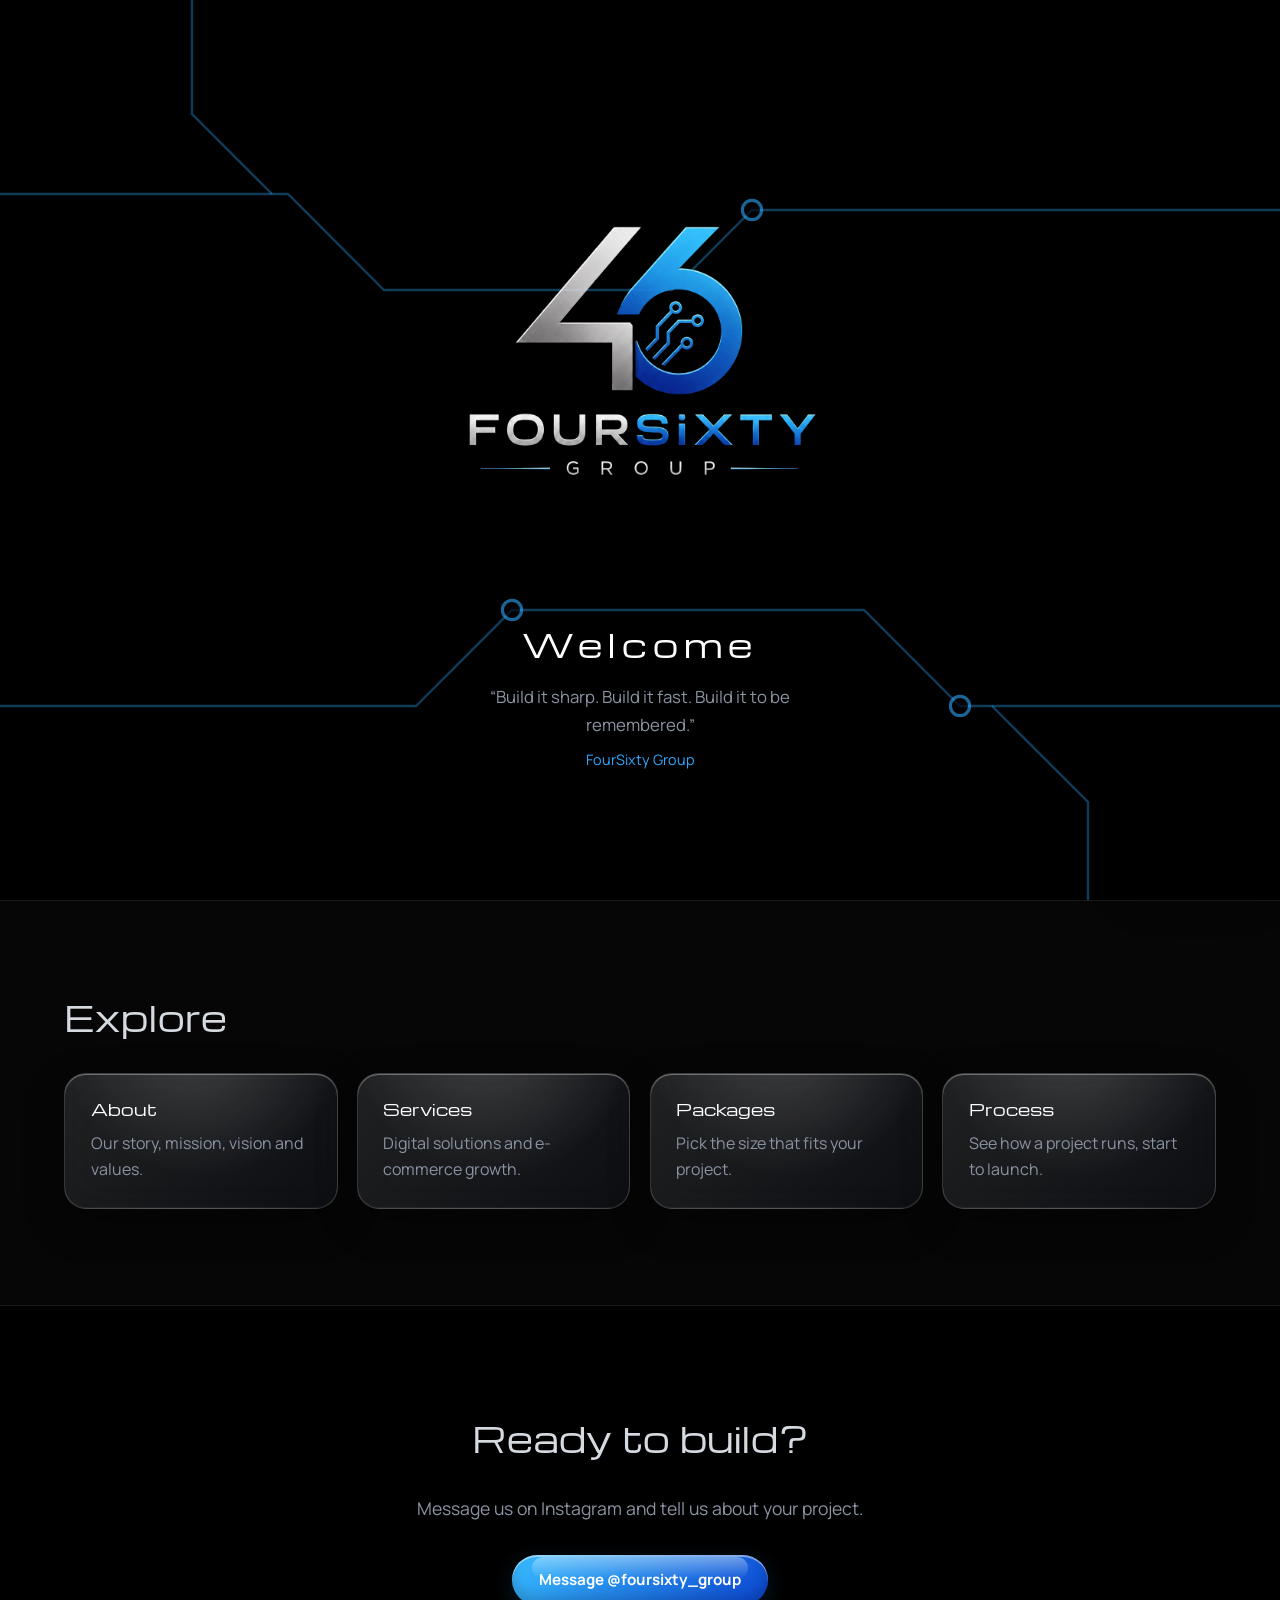
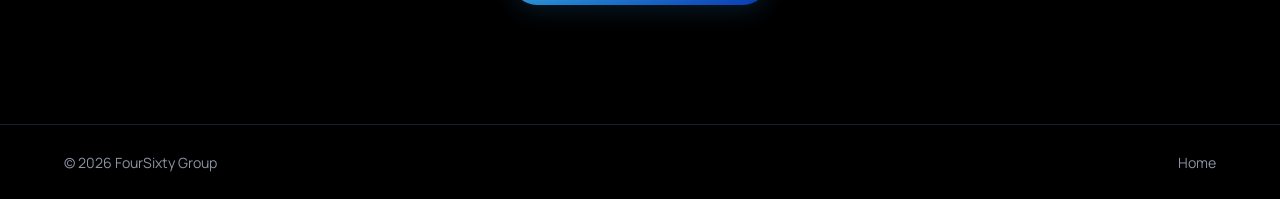
<file: index.html>
<!DOCTYPE html>
<html lang="en">
<head>
<meta charset="UTF-8">
<meta name="viewport" content="width=device-width, initial-scale=1">
<title>Home | FourSixty Group</title>
<meta name="description" content="FourSixty Group builds websites and online stores for businesses and entrepreneurs.">
<link rel="icon" href="logo.png">
<link rel="preconnect" href="https://fonts.googleapis.com">
<link rel="preconnect" href="https://fonts.gstatic.com" crossorigin>
<link href="https://fonts.googleapis.com/css2?family=Michroma&family=Manrope:wght@400;500;700&display=swap" rel="stylesheet">
<link rel="stylesheet" href="style.css">
</head>
<body class="locked">
<!-- Opening screen -->
<section id="intro">
  <svg class="circuit" viewBox="0 0 800 600" preserveAspectRatio="xMidYMid slice" aria-hidden="true">
    <path d="M0 140 H180 L240 200 H420 L470 150 H800"/>
    <path d="M0 460 H260 L320 400 H540 L600 460 H800"/>
    <path d="M120 0 V90 L170 140"/>
    <path d="M680 600 V520 L620 460"/>
    <circle cx="470" cy="150" r="6"/><circle cx="320" cy="400" r="6"/><circle cx="600" cy="460" r="6"/>
  </svg>
  <img src="logo.png" alt="FourSixty Group" class="intro-logo">
  <p class="intro-welcome">Welcome</p>
  <p class="intro-quote">&ldquo;Build it sharp. Build it fast. Build it to be remembered.&rdquo;<cite>FourSixty Group</cite></p>

</section>
<div id="progress"></div>
<header id="top">
  <a href="index.html" class="brand"><span class="mark" aria-hidden="true"></span><span>FourSixty Group</span></a>
  <button id="menuBtn" aria-label="Open menu" aria-expanded="false">Menu</button>
  <nav id="nav"><a href="index.html" class="on">Home</a><a href="about.html">About</a><a href="services.html">Services</a><a href="features.html">Features</a><a href="process.html">Process</a><a href="packages.html">Packages</a><a href="faq.html">FAQ</a><a href="contact.html" class="btn small">Start a project</a></nav>
</header>
<main>
<section id="home" class="hero">
    <svg class="circuit" viewBox="0 0 800 600" preserveAspectRatio="xMidYMid slice" aria-hidden="true">
      <path d="M0 520 H200 L260 460 H520 L580 520 H800"/>
      <path d="M800 90 H600 L540 150 H300 L240 90 H0"/>
      <circle cx="260" cy="460" r="6"/><circle cx="540" cy="150" r="6"/>
    </svg>
    <h1>We build websites<br>your clients remember.</h1>
    <p class="tagline">360&deg; Vision. Limitless Possibilities.</p>
    <p class="lead">FourSixty Group designs and develops fast, clean, mobile-first websites and online stores for businesses that want to look sharp and get found.</p>
    <div class="row">
      <a href="contact.html" class="btn">Start a project</a>
      <a href="packages.html" class="btn ghost">See packages</a>
    </div>
  </section>
  <section class="wrap alt"><h2>Explore</h2><div class="grid three">
    <a class="card" href="about.html"><h3>About</h3><p>Our story, mission, vision and values.</p></a>
    <a class="card" href="services.html"><h3>Services</h3><p>Digital solutions and e-commerce growth.</p></a>
    <a class="card" href="packages.html"><h3>Packages</h3><p>Pick the size that fits your project.</p></a>
    <a class="card" href="process.html"><h3>Process</h3><p>See how a project runs, start to launch.</p></a>
  </div></section><section  class="contact">
    <h2>Ready to build?</h2>
    <p class="lead">Message us on Instagram and tell us about your project.</p>
    <a class="btn" href="https://www.instagram.com/foursixty_group?stkn=OHh6cGZsOG16aTJj" target="_blank" rel="noopener">Message @foursixty_group</a>
  </section>
</main>
<footer>
  <span>&copy; <span id="yr"></span> FourSixty Group</span>
  <a href="index.html">Home</a>
</footer>
<script src="script.js"></script>
</body>
</html>
</file>
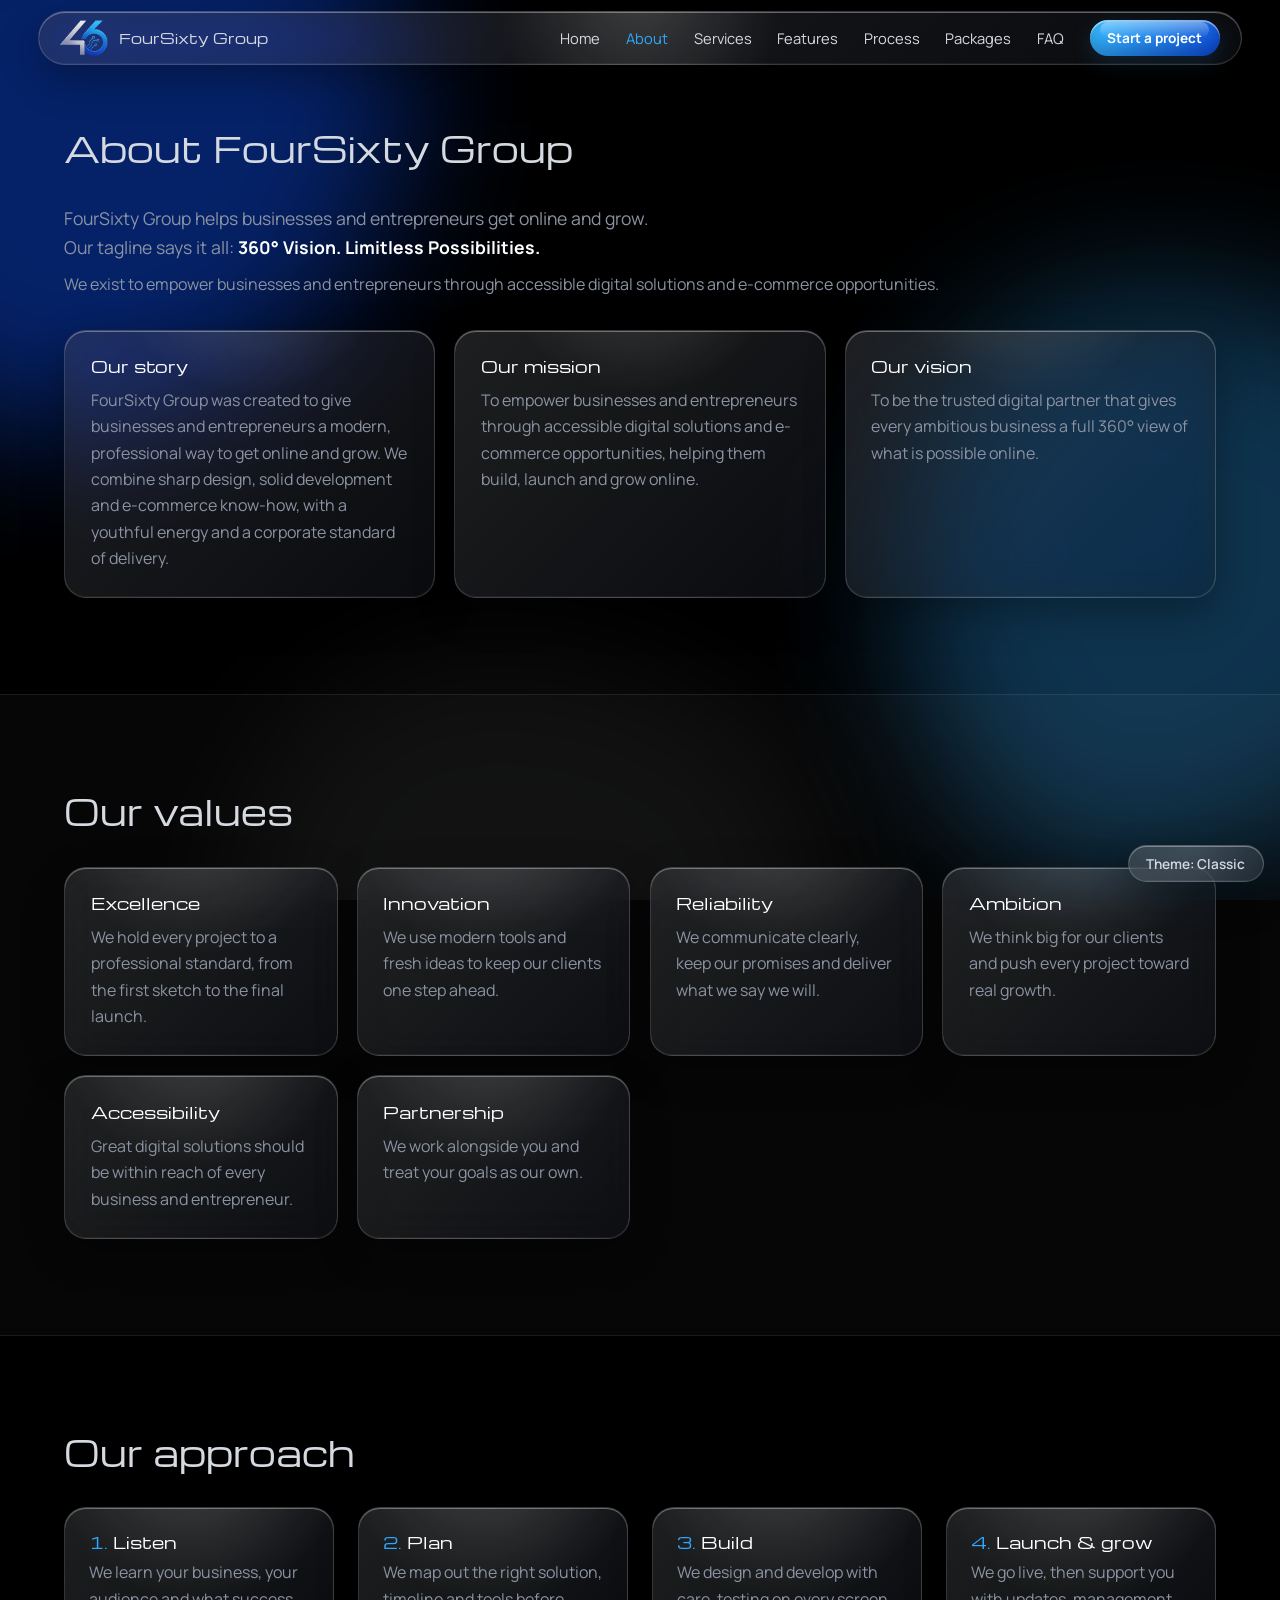
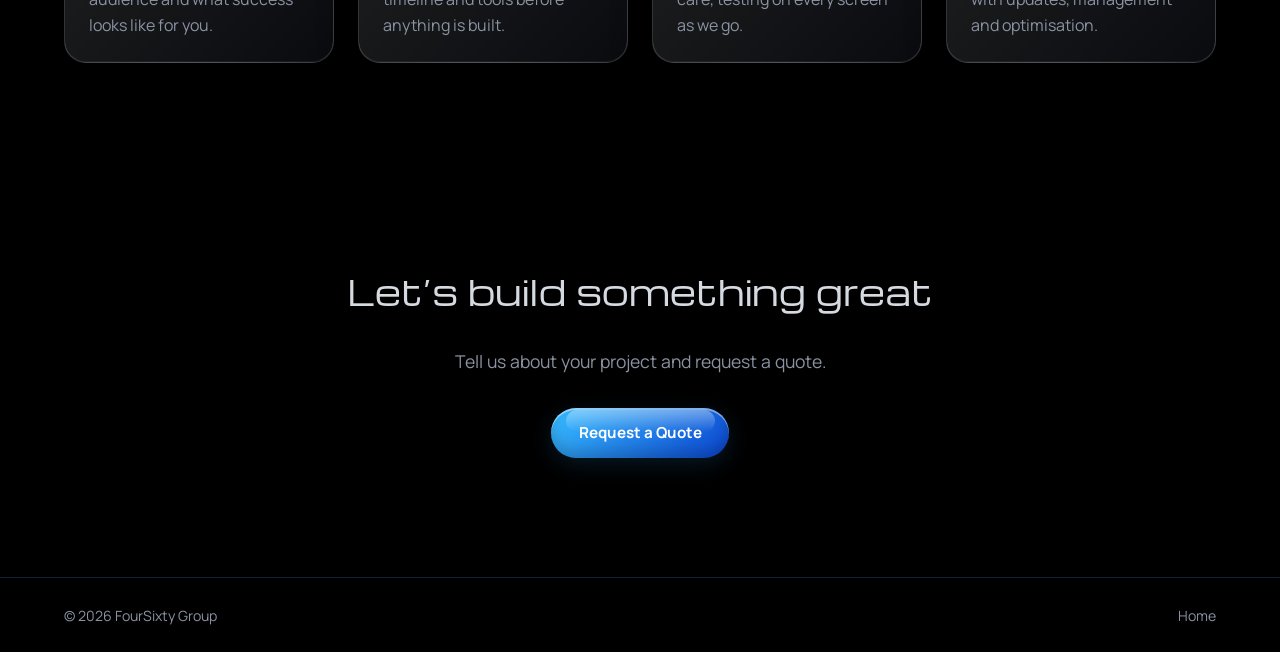
<file: about.html>
<!DOCTYPE html>
<html lang="en">
<head>
<meta charset="UTF-8">
<meta name="viewport" content="width=device-width, initial-scale=1">
<title>About | FourSixty Group</title>
<meta name="description" content="About FourSixty Group. We build websites and online stores for businesses and entrepreneurs.">
<link rel="icon" href="logo.png">
<link rel="preconnect" href="https://fonts.googleapis.com">
<link rel="preconnect" href="https://fonts.gstatic.com" crossorigin>
<link href="https://fonts.googleapis.com/css2?family=Michroma&family=Manrope:wght@400;500;700&display=swap" rel="stylesheet">
<link rel="stylesheet" href="style.css">
</head>
<body class="">
<div id="progress"></div>
<header id="top">
  <a href="index.html" class="brand"><span class="mark" aria-hidden="true"></span><span>FourSixty Group</span></a>
  <button id="menuBtn" aria-label="Open menu" aria-expanded="false">Menu</button>
  <nav id="nav"><a href="index.html">Home</a><a href="about.html" class="on">About</a><a href="services.html">Services</a><a href="features.html">Features</a><a href="process.html">Process</a><a href="packages.html">Packages</a><a href="faq.html">FAQ</a><a href="contact.html" class="btn small">Start a project</a></nav>
</header>
<main>
<section class="wrap page-top">
    <h2>About FourSixty Group</h2>
    <p class="lead">FourSixty Group helps businesses and entrepreneurs get online and grow. Our tagline says it all: <strong>360&deg; Vision. Limitless Possibilities.</strong></p>
    <p class="sub">We exist to empower businesses and entrepreneurs through accessible digital solutions and e-commerce opportunities.</p>
    <div class="grid">
      <article><h3>Our story</h3><p>FourSixty Group was created to give businesses and entrepreneurs a modern, professional way to get online and grow. We combine sharp design, solid development and e-commerce know-how, with a youthful energy and a corporate standard of delivery.</p></article>
      <article><h3>Our mission</h3><p>To empower businesses and entrepreneurs through accessible digital solutions and e-commerce opportunities, helping them build, launch and grow online.</p></article>
      <article><h3>Our vision</h3><p>To be the trusted digital partner that gives every ambitious business a full 360&deg; view of what is possible online.</p></article>
    </div>
  </section>
  <section class="wrap alt">
    <h2>Our values</h2>
    <div class="grid">
      <article><h3>Excellence</h3><p>We hold every project to a professional standard, from the first sketch to the final launch.</p></article>
<article><h3>Innovation</h3><p>We use modern tools and fresh ideas to keep our clients one step ahead.</p></article>
<article><h3>Reliability</h3><p>We communicate clearly, keep our promises and deliver what we say we will.</p></article>
<article><h3>Ambition</h3><p>We think big for our clients and push every project toward real growth.</p></article>
<article><h3>Accessibility</h3><p>Great digital solutions should be within reach of every business and entrepreneur.</p></article>
<article><h3>Partnership</h3><p>We work alongside you and treat your goals as our own.</p></article>
    </div>
  </section>
  <section class="wrap">
    <h2>Our approach</h2>
    <ol class="steps">
      <li><h3>Listen</h3><p>We learn your business, your audience and what success looks like for you.</p></li>
<li><h3>Plan</h3><p>We map out the right solution, timeline and tools before anything is built.</p></li>
<li><h3>Build</h3><p>We design and develop with care, testing on every screen as we go.</p></li>
<li><h3>Launch &amp; grow</h3><p>We go live, then support you with updates, management and optimisation.</p></li>
    </ol>
  </section>
  <section class="contact">
    <h2>Let&rsquo;s build something great</h2>
    <p class="lead">Tell us about your project and request a quote.</p>
    <a class="btn" href="contact.html">Request a Quote</a>
  </section>
</main>
<footer>
  <span>&copy; <span id="yr"></span> FourSixty Group</span>
  <a href="index.html">Home</a>
</footer>
<script src="script.js"></script>
</body>
</html>
</file>
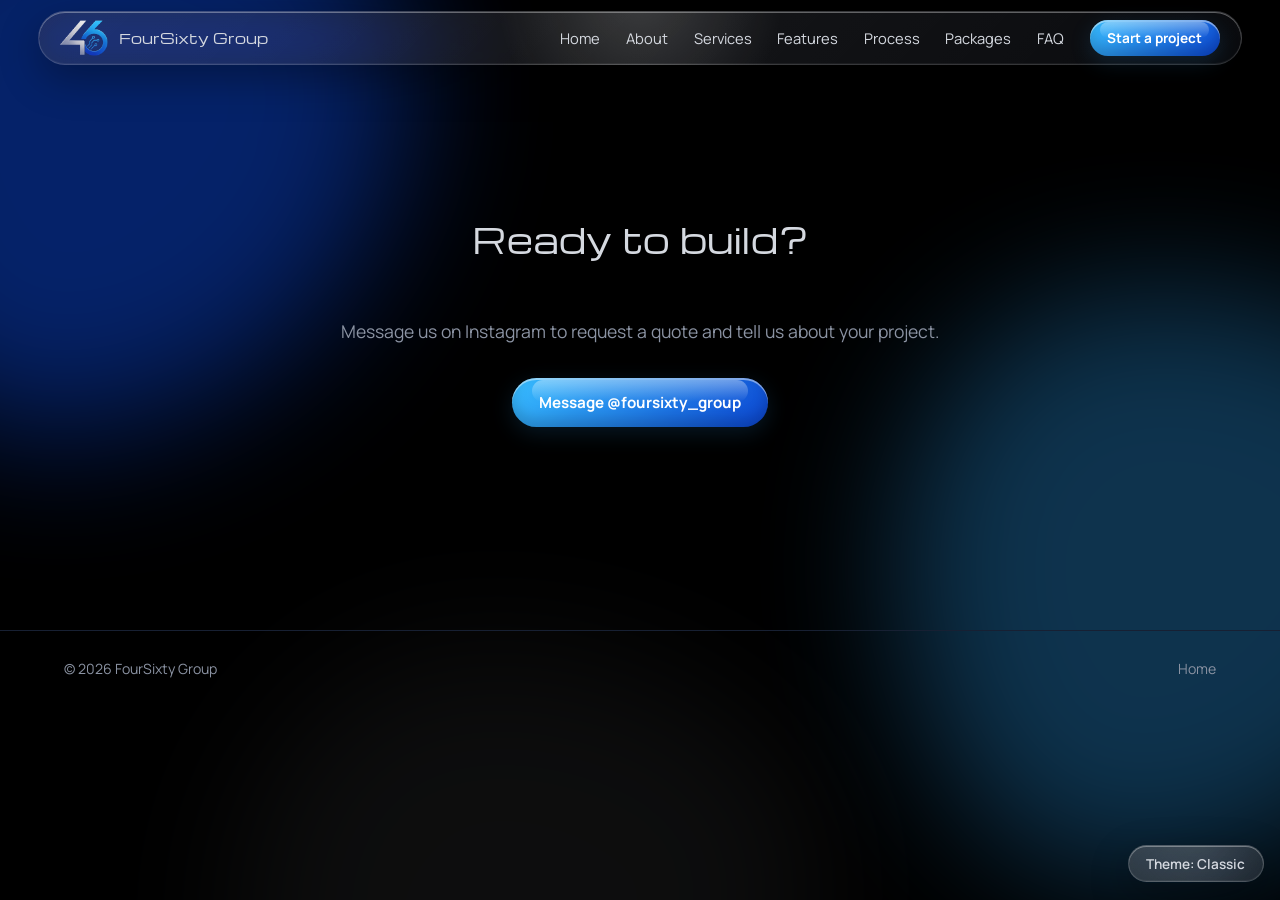
<file: contact.html>
<!DOCTYPE html>
<html lang="en">
<head>
<meta charset="UTF-8">
<meta name="viewport" content="width=device-width, initial-scale=1">
<title>Contact | FourSixty Group</title>
<meta name="description" content="FourSixty Group builds websites and online stores for businesses and entrepreneurs.">
<link rel="icon" href="logo.png">
<link rel="preconnect" href="https://fonts.googleapis.com">
<link rel="preconnect" href="https://fonts.gstatic.com" crossorigin>
<link href="https://fonts.googleapis.com/css2?family=Michroma&family=Manrope:wght@400;500;700&display=swap" rel="stylesheet">
<link rel="stylesheet" href="style.css">
</head>
<body class="">
<div id="progress"></div>
<header id="top">
  <a href="index.html" class="brand"><span class="mark" aria-hidden="true"></span><span>FourSixty Group</span></a>
  <button id="menuBtn" aria-label="Open menu" aria-expanded="false">Menu</button>
  <nav id="nav"><a href="index.html">Home</a><a href="about.html">About</a><a href="services.html">Services</a><a href="features.html">Features</a><a href="process.html">Process</a><a href="packages.html">Packages</a><a href="faq.html">FAQ</a><a href="contact.html" class="btn small">Start a project</a></nav>
</header>
<main>
<section class="contact page-top">
    <h2>Ready to build?</h2>
    <p class="lead">Message us on Instagram to request a quote and tell us about your project.</p>
    <a class="btn" href="https://www.instagram.com/foursixty_group?stkn=OHh6cGZsOG16aTJj" target="_blank" rel="noopener">Message @foursixty_group</a>
  </section>
</main>
<footer>
  <span>&copy; <span id="yr"></span> FourSixty Group</span>
  <a href="index.html">Home</a>
</footer>
<script src="script.js"></script>
</body>
</html>
</file>
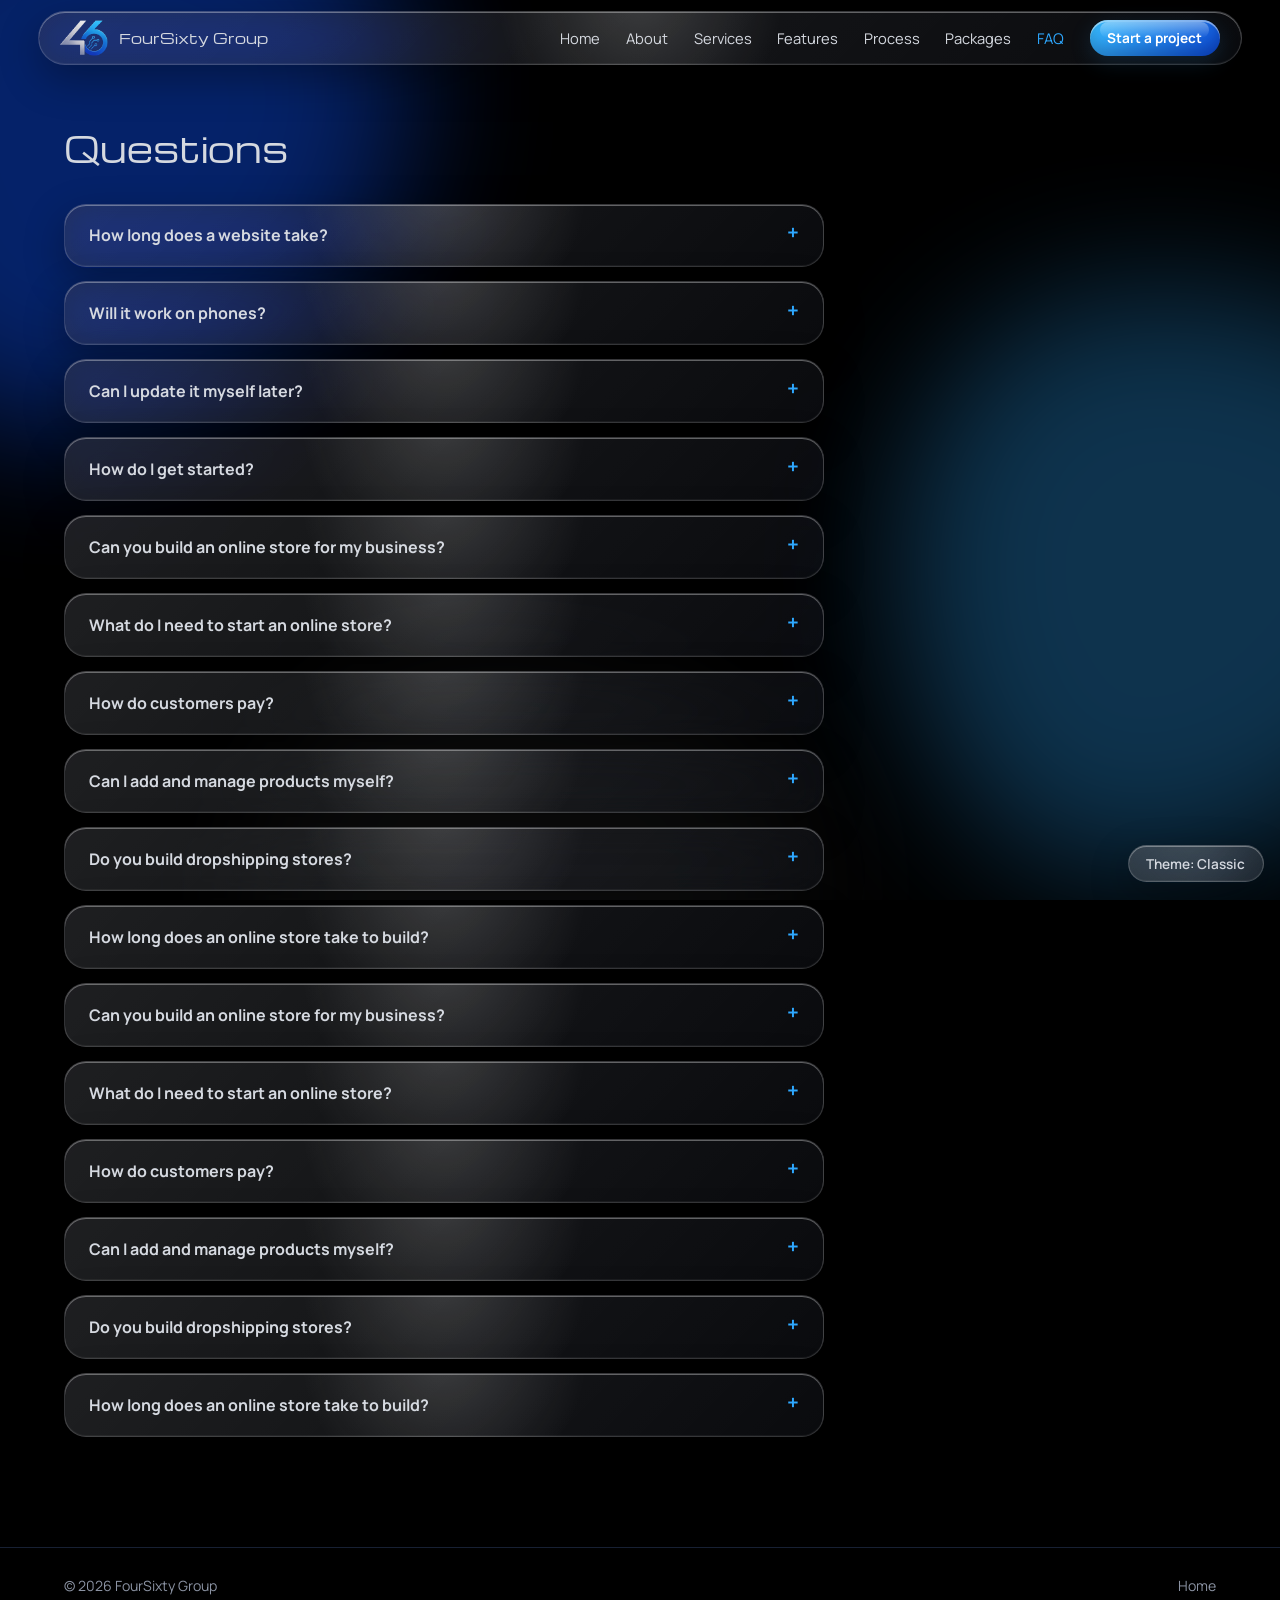
<file: faq.html>
<!DOCTYPE html>
<html lang="en">
<head>
<meta charset="UTF-8">
<meta name="viewport" content="width=device-width, initial-scale=1">
<title>FAQ | FourSixty Group</title>
<meta name="description" content="FourSixty Group builds websites and online stores for businesses and entrepreneurs.">
<link rel="icon" href="logo.png">
<link rel="preconnect" href="https://fonts.googleapis.com">
<link rel="preconnect" href="https://fonts.gstatic.com" crossorigin>
<link href="https://fonts.googleapis.com/css2?family=Michroma&family=Manrope:wght@400;500;700&display=swap" rel="stylesheet">
<link rel="stylesheet" href="style.css">
</head>
<body class="">
<div id="progress"></div>
<header id="top">
  <a href="index.html" class="brand"><span class="mark" aria-hidden="true"></span><span>FourSixty Group</span></a>
  <button id="menuBtn" aria-label="Open menu" aria-expanded="false">Menu</button>
  <nav id="nav"><a href="index.html">Home</a><a href="about.html">About</a><a href="services.html">Services</a><a href="features.html">Features</a><a href="process.html">Process</a><a href="packages.html">Packages</a><a href="faq.html" class="on">FAQ</a><a href="contact.html" class="btn small">Start a project</a></nav>
</header>
<main>
<section class="wrap page-top">
    <h2>Questions</h2>
    <details><summary>How long does a website take?</summary><p>Simple sites can be ready within a couple of weeks. Larger builds take longer, and we give you a timeline up front.</p></details>
    <details><summary>Will it work on phones?</summary><p>Yes. Every site is designed for mobile first, then scaled up.</p></details>
    <details><summary>Can I update it myself later?</summary><p>We build sites so common changes are simple, and we can help with the rest.</p></details>
    <details><summary>How do I get started?</summary><p>Send us a message on Instagram. We will reply and talk through your project.</p></details>
    <details><summary>Can you build an online store for my business?</summary><p>Yes. We build full online stores with product pages, a cart, checkout and payments, designed to match your brand and work great on phones.</p></details>
    <details><summary>What do I need to start an online store?</summary><p>Your products, photos, prices and descriptions, plus a rough idea of how you want to ship orders. We help with the rest, from structure to launch.</p></details>
    <details><summary>How do customers pay?</summary><p>We connect your store to trusted online payment providers, so customers can pay by card or other supported methods through a secure checkout.</p></details>
    <details><summary>Can I add and manage products myself?</summary><p>Yes. We set the store up so you can add products, change prices and update stock without touching any code.</p></details>
    <details><summary>Do you build dropshipping stores?</summary><p>Yes. We can set up a store built for dropshipping, with product listings and an order flow that works with your supplier.</p></details>
    <details><summary>How long does an online store take to build?</summary><p>It depends on the number of products and features. A small store can be ready in a few weeks, and we give you a timeline before we start.</p></details>
    <details><summary>Can you build an online store for my business?</summary><p>Yes. We build full online stores with product pages, a cart, checkout and payments, designed to match your brand and work great on phones.</p></details>
    <details><summary>What do I need to start an online store?</summary><p>Your products, photos, prices and descriptions, plus a rough idea of how you want to ship orders. We help with the rest, from structure to launch.</p></details>
    <details><summary>How do customers pay?</summary><p>We connect your store to trusted online payment providers, so customers can pay by card or other supported methods through a secure checkout.</p></details>
    <details><summary>Can I add and manage products myself?</summary><p>Yes. We set the store up so you can add products, change prices and update stock without touching any code.</p></details>
    <details><summary>Do you build dropshipping stores?</summary><p>Yes. We can set up a store built for dropshipping, with product listings and an order flow that works with your supplier.</p></details>
    <details><summary>How long does an online store take to build?</summary><p>It depends on the number of products and features. A small store can be ready in a few weeks, and we give you a timeline before we start.</p></details>
  </section>
</main>
<footer>
  <span>&copy; <span id="yr"></span> FourSixty Group</span>
  <a href="index.html">Home</a>
</footer>
<script src="script.js"></script>
</body>
</html>
</file>
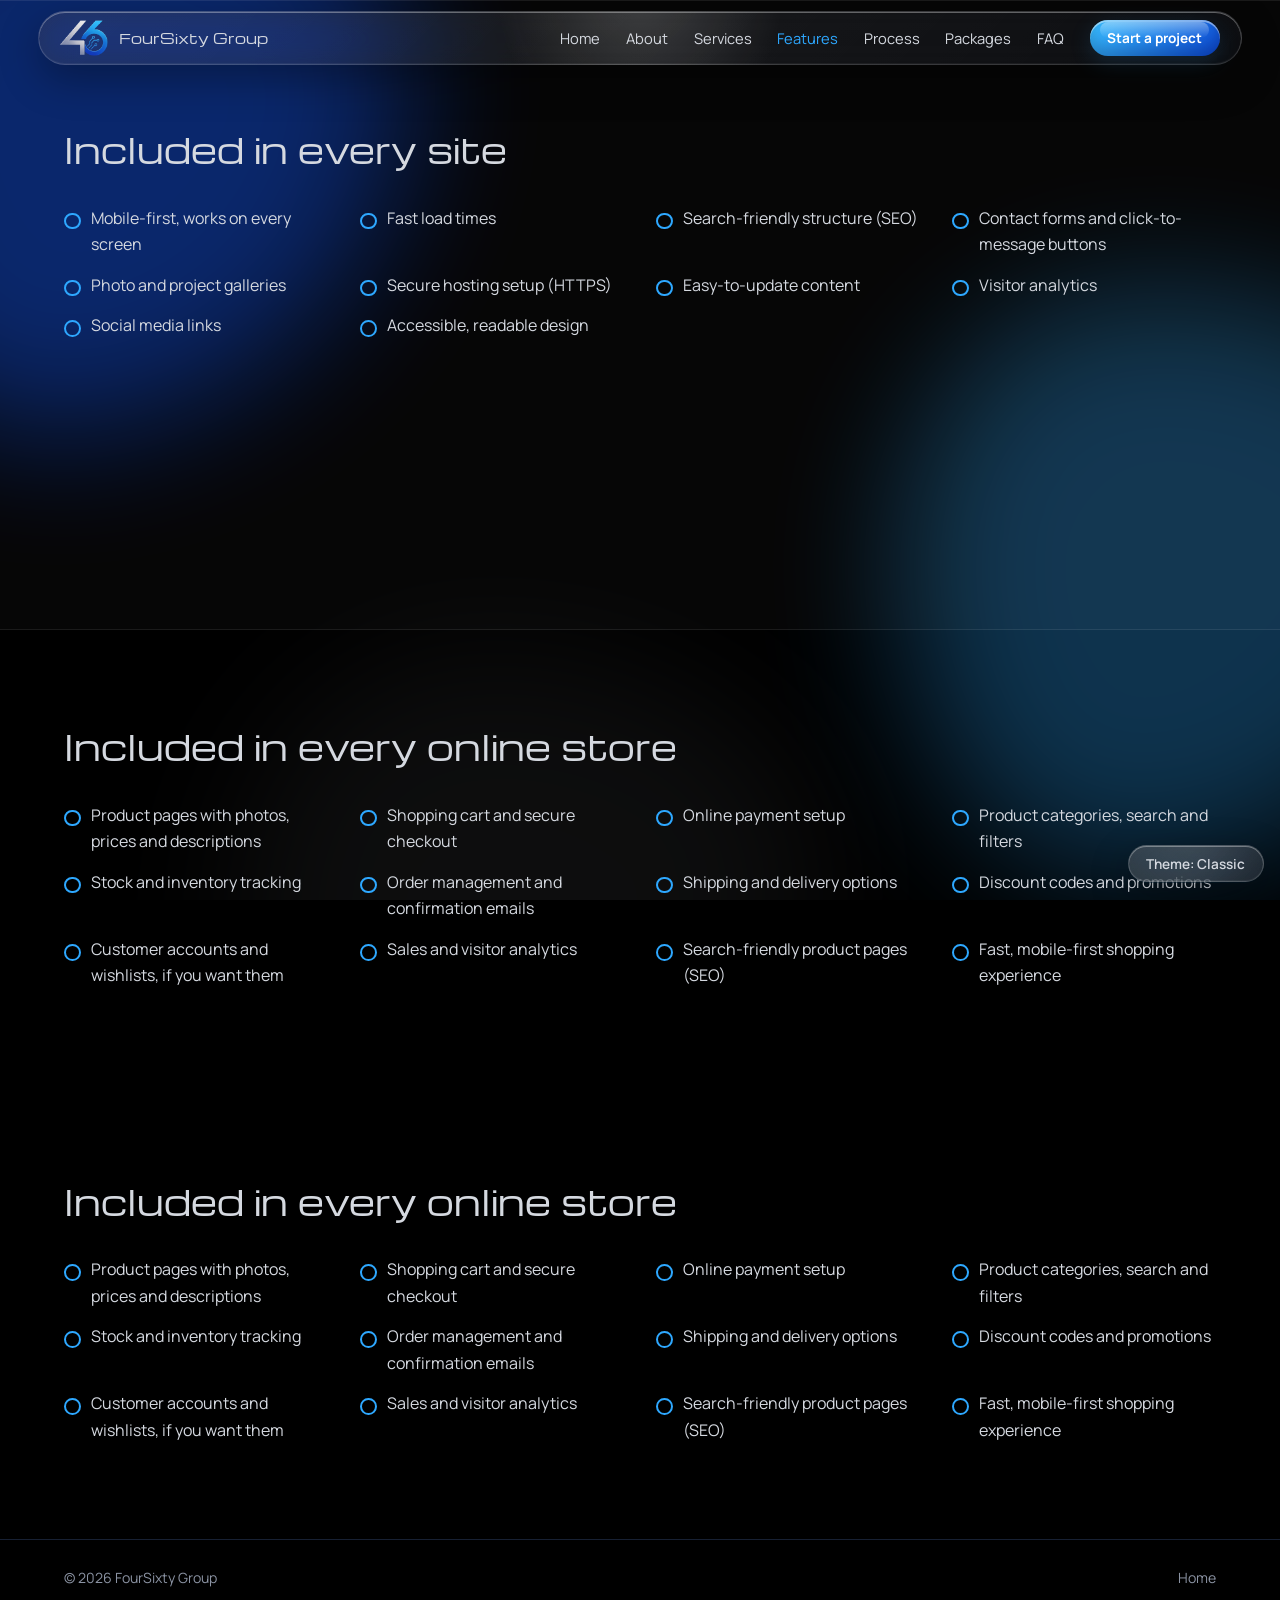
<file: features.html>
<!DOCTYPE html>
<html lang="en">
<head>
<meta charset="UTF-8">
<meta name="viewport" content="width=device-width, initial-scale=1">
<title>Features | FourSixty Group</title>
<meta name="description" content="FourSixty Group builds websites and online stores for businesses and entrepreneurs.">
<link rel="icon" href="logo.png">
<link rel="preconnect" href="https://fonts.googleapis.com">
<link rel="preconnect" href="https://fonts.gstatic.com" crossorigin>
<link href="https://fonts.googleapis.com/css2?family=Michroma&family=Manrope:wght@400;500;700&display=swap" rel="stylesheet">
<link rel="stylesheet" href="style.css">
</head>
<body class="">
<div id="progress"></div>
<header id="top">
  <a href="index.html" class="brand"><span class="mark" aria-hidden="true"></span><span>FourSixty Group</span></a>
  <button id="menuBtn" aria-label="Open menu" aria-expanded="false">Menu</button>
  <nav id="nav"><a href="index.html">Home</a><a href="about.html">About</a><a href="services.html">Services</a><a href="features.html" class="on">Features</a><a href="process.html">Process</a><a href="packages.html">Packages</a><a href="faq.html">FAQ</a><a href="contact.html" class="btn small">Start a project</a></nav>
</header>
<main>
<section class="wrap page-top alt">
    <h2>Included in every site</h2>
    <ul class="ticks">
      <li>Mobile-first, works on every screen</li>
      <li>Fast load times</li>
      <li>Search-friendly structure (SEO)</li>
      <li>Contact forms and click-to-message buttons</li>
      <li>Photo and project galleries</li>
      <li>Secure hosting setup (HTTPS)</li>
      <li>Easy-to-update content</li>
      <li>Visitor analytics</li>
      <li>Social media links</li>
      <li>Accessible, readable design</li>
    </ul>
  </section>
<section class="wrap" id="store-features">
    <h2>Included in every online store</h2>
    <ul class="ticks">
      <li>Product pages with photos, prices and descriptions</li>
      <li>Shopping cart and secure checkout</li>
      <li>Online payment setup</li>
      <li>Product categories, search and filters</li>
      <li>Stock and inventory tracking</li>
      <li>Order management and confirmation emails</li>
      <li>Shipping and delivery options</li>
      <li>Discount codes and promotions</li>
      <li>Customer accounts and wishlists, if you want them</li>
      <li>Sales and visitor analytics</li>
      <li>Search-friendly product pages (SEO)</li>
      <li>Fast, mobile-first shopping experience</li>
    </ul>
  </section>
<section class="wrap" id="store-features">
    <h2>Included in every online store</h2>
    <ul class="ticks">
      <li>Product pages with photos, prices and descriptions</li>
      <li>Shopping cart and secure checkout</li>
      <li>Online payment setup</li>
      <li>Product categories, search and filters</li>
      <li>Stock and inventory tracking</li>
      <li>Order management and confirmation emails</li>
      <li>Shipping and delivery options</li>
      <li>Discount codes and promotions</li>
      <li>Customer accounts and wishlists, if you want them</li>
      <li>Sales and visitor analytics</li>
      <li>Search-friendly product pages (SEO)</li>
      <li>Fast, mobile-first shopping experience</li>
    </ul>
  </section>
</main>
<footer>
  <span>&copy; <span id="yr"></span> FourSixty Group</span>
  <a href="index.html">Home</a>
</footer>
<script src="script.js"></script>
</body>
</html>
</file>
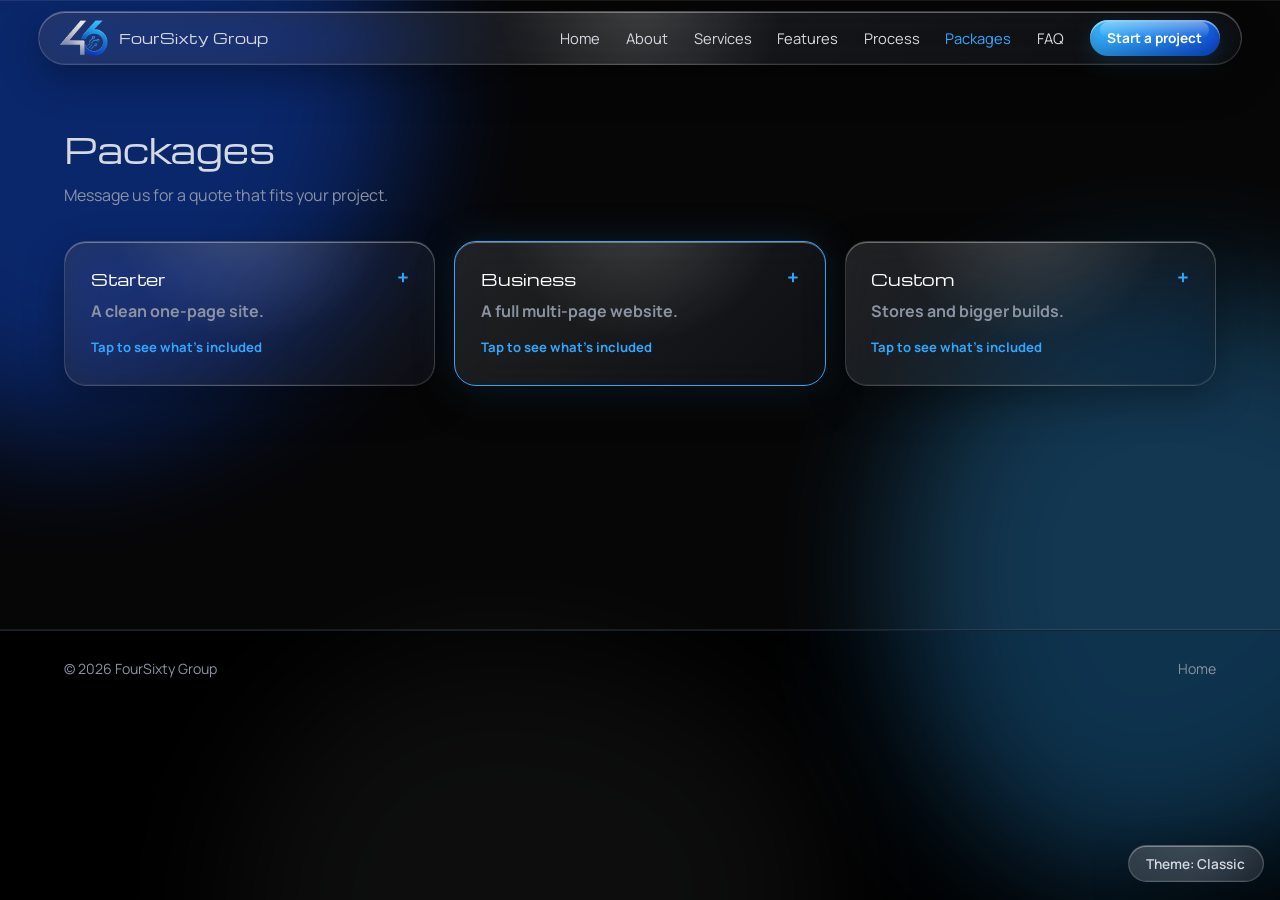
<file: packages.html>
<!DOCTYPE html>
<html lang="en">
<head>
<meta charset="UTF-8">
<meta name="viewport" content="width=device-width, initial-scale=1">
<title>Packages | FourSixty Group</title>
<meta name="description" content="FourSixty Group builds websites and online stores for businesses and entrepreneurs.">
<link rel="icon" href="logo.png">
<link rel="preconnect" href="https://fonts.googleapis.com">
<link rel="preconnect" href="https://fonts.gstatic.com" crossorigin>
<link href="https://fonts.googleapis.com/css2?family=Michroma&family=Manrope:wght@400;500;700&display=swap" rel="stylesheet">
<link rel="stylesheet" href="style.css">
</head>
<body class="">
<div id="progress"></div>
<header id="top">
  <a href="index.html" class="brand"><span class="mark" aria-hidden="true"></span><span>FourSixty Group</span></a>
  <button id="menuBtn" aria-label="Open menu" aria-expanded="false">Menu</button>
  <nav id="nav"><a href="index.html">Home</a><a href="about.html">About</a><a href="services.html">Services</a><a href="features.html">Features</a><a href="process.html">Process</a><a href="packages.html" class="on">Packages</a><a href="faq.html">FAQ</a><a href="contact.html" class="btn small">Start a project</a></nav>
</header>
<main>
<section class="wrap page-top alt">
    <h2>Packages</h2>
    <p class="sub">Message us for a quote that fits your project.</p>
    <div class="grid three pkgs">
<details class="pkg"><summary><span class="pk-name">Starter</span><span class="pk-tag">A clean one-page site.</span><span class="pk-hint">Tap to see what&rsquo;s included</span></summary><ul class="pk-more"><li>One-page responsive design</li><li>Your logo, colours and branding</li><li>Contact and Instagram button</li><li>Basic search (SEO) setup</li><li>Fast loading on phones</li><li>Launch support</li></ul><a class="btn small" href="contact.html">Ask about Starter</a></details>
<details class="pkg pick"><summary><span class="pk-name">Business</span><span class="pk-tag">A full multi-page website.</span><span class="pk-hint">Tap to see what&rsquo;s included</span></summary><ul class="pk-more"><li>Up to 6 pages with a mobile menu</li><li>Photo and project gallery</li><li>Contact form</li><li>Full SEO setup</li><li>Visitor analytics</li><li>Loading and opening screens</li><li>Social media links</li><li>Launch and handover support</li></ul><a class="btn small" href="contact.html">Ask about Business</a></details>
<details class="pkg"><summary><span class="pk-name">Custom</span><span class="pk-tag">Stores and bigger builds.</span><span class="pk-hint">Tap to see what&rsquo;s included</span></summary><ul class="pk-more"><li>Online store with checkout</li><li>Custom features built for you</li><li>Bookings, logins or dashboards</li><li>Tailored design from scratch</li><li>Ongoing updates and support</li></ul><a class="btn small" href="contact.html">Ask about Custom</a></details>
</div>
  </section>
</main>
<footer>
  <span>&copy; <span id="yr"></span> FourSixty Group</span>
  <a href="index.html">Home</a>
</footer>
<script src="script.js"></script>
</body>
</html>
</file>
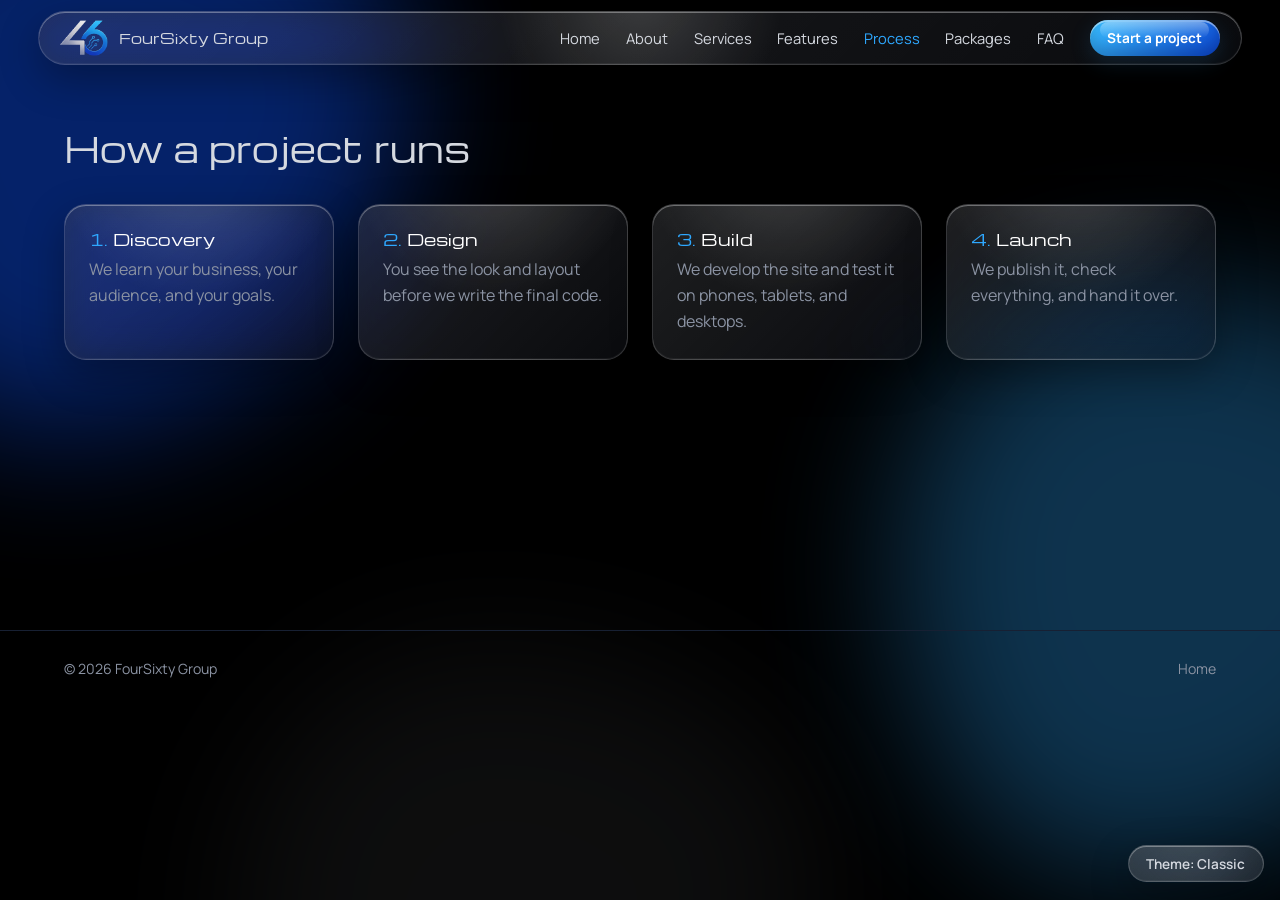
<file: process.html>
<!DOCTYPE html>
<html lang="en">
<head>
<meta charset="UTF-8">
<meta name="viewport" content="width=device-width, initial-scale=1">
<title>Process | FourSixty Group</title>
<meta name="description" content="FourSixty Group builds websites and online stores for businesses and entrepreneurs.">
<link rel="icon" href="logo.png">
<link rel="preconnect" href="https://fonts.googleapis.com">
<link rel="preconnect" href="https://fonts.gstatic.com" crossorigin>
<link href="https://fonts.googleapis.com/css2?family=Michroma&family=Manrope:wght@400;500;700&display=swap" rel="stylesheet">
<link rel="stylesheet" href="style.css">
</head>
<body class="">
<div id="progress"></div>
<header id="top">
  <a href="index.html" class="brand"><span class="mark" aria-hidden="true"></span><span>FourSixty Group</span></a>
  <button id="menuBtn" aria-label="Open menu" aria-expanded="false">Menu</button>
  <nav id="nav"><a href="index.html">Home</a><a href="about.html">About</a><a href="services.html">Services</a><a href="features.html">Features</a><a href="process.html" class="on">Process</a><a href="packages.html">Packages</a><a href="faq.html">FAQ</a><a href="contact.html" class="btn small">Start a project</a></nav>
</header>
<main>
<section class="wrap page-top">
    <h2>How a project runs</h2>
    <ol class="steps">
      <li><h3>Discovery</h3><p>We learn your business, your audience, and your goals.</p></li>
      <li><h3>Design</h3><p>You see the look and layout before we write the final code.</p></li>
      <li><h3>Build</h3><p>We develop the site and test it on phones, tablets, and desktops.</p></li>
      <li><h3>Launch</h3><p>We publish it, check everything, and hand it over.</p></li>
    </ol>
  </section>
</main>
<footer>
  <span>&copy; <span id="yr"></span> FourSixty Group</span>
  <a href="index.html">Home</a>
</footer>
<script src="script.js"></script>
</body>
</html>
</file>
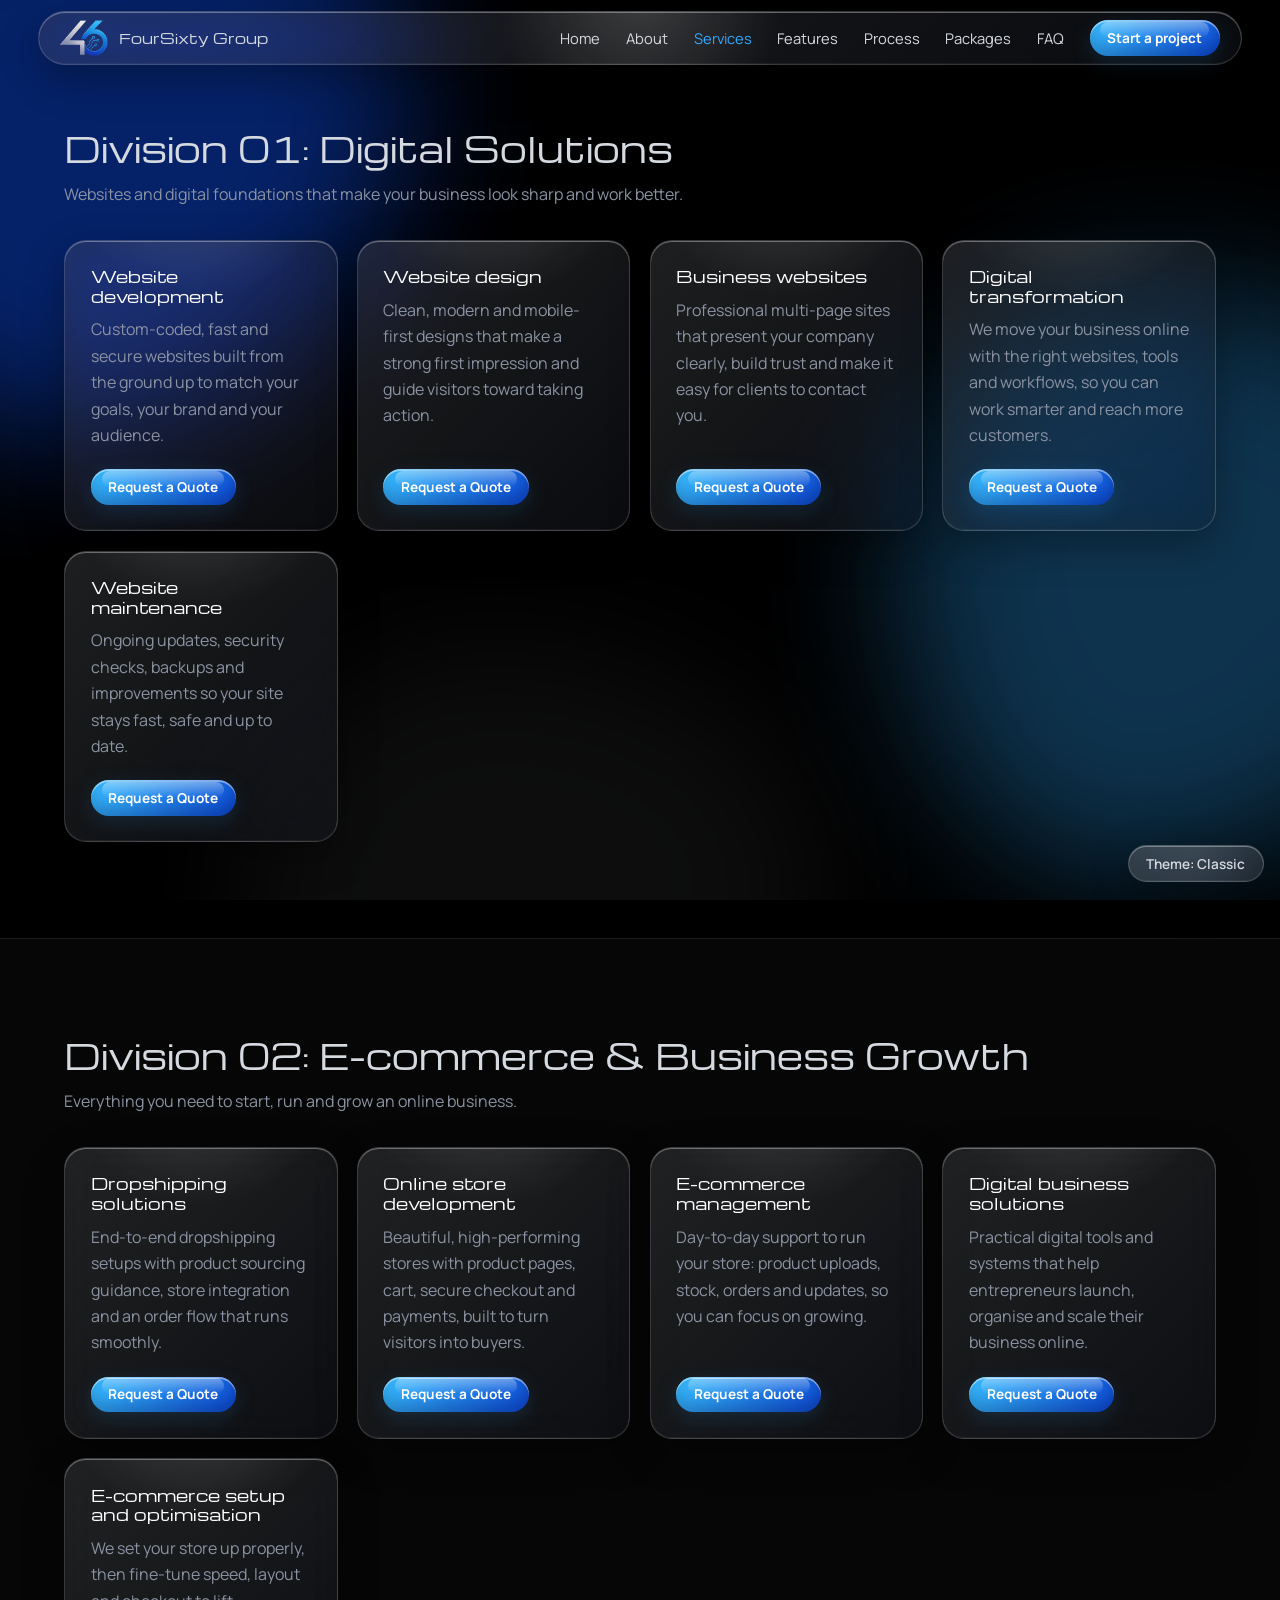
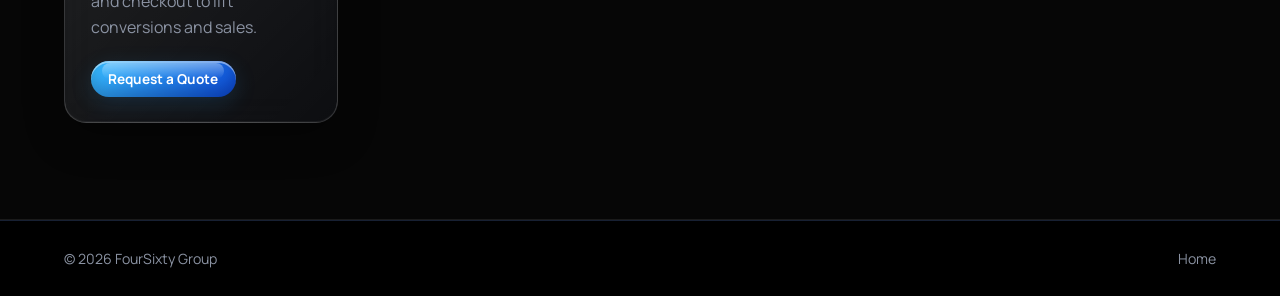
<file: services.html>
<!DOCTYPE html>
<html lang="en">
<head>
<meta charset="UTF-8">
<meta name="viewport" content="width=device-width, initial-scale=1">
<title>Services | FourSixty Group</title>
<meta name="description" content="FourSixty Group builds websites and online stores for businesses and entrepreneurs.">
<link rel="icon" href="logo.png">
<link rel="preconnect" href="https://fonts.googleapis.com">
<link rel="preconnect" href="https://fonts.gstatic.com" crossorigin>
<link href="https://fonts.googleapis.com/css2?family=Michroma&family=Manrope:wght@400;500;700&display=swap" rel="stylesheet">
<link rel="stylesheet" href="style.css">
</head>
<body class="">
<div id="progress"></div>
<header id="top">
  <a href="index.html" class="brand"><span class="mark" aria-hidden="true"></span><span>FourSixty Group</span></a>
  <button id="menuBtn" aria-label="Open menu" aria-expanded="false">Menu</button>
  <nav id="nav"><a href="index.html">Home</a><a href="about.html">About</a><a href="services.html" class="on">Services</a><a href="features.html">Features</a><a href="process.html">Process</a><a href="packages.html">Packages</a><a href="faq.html">FAQ</a><a href="contact.html" class="btn small">Start a project</a></nav>
</header>
<main>
<section class="wrap page-top">
    <h2>Division 01: Digital Solutions</h2>
    <p class="sub">Websites and digital foundations that make your business look sharp and work better.</p>
    <div class="grid">
      <article class="svc"><h3>Website development</h3><p>Custom-coded, fast and secure websites built from the ground up to match your goals, your brand and your audience.</p><a class="btn small" href="contact.html">Request a Quote</a></article>
<article class="svc"><h3>Website design</h3><p>Clean, modern and mobile-first designs that make a strong first impression and guide visitors toward taking action.</p><a class="btn small" href="contact.html">Request a Quote</a></article>
<article class="svc"><h3>Business websites</h3><p>Professional multi-page sites that present your company clearly, build trust and make it easy for clients to contact you.</p><a class="btn small" href="contact.html">Request a Quote</a></article>
<article class="svc"><h3>Digital transformation</h3><p>We move your business online with the right websites, tools and workflows, so you can work smarter and reach more customers.</p><a class="btn small" href="contact.html">Request a Quote</a></article>
<article class="svc"><h3>Website maintenance</h3><p>Ongoing updates, security checks, backups and improvements so your site stays fast, safe and up to date.</p><a class="btn small" href="contact.html">Request a Quote</a></article>
    </div>
  </section>
  <section class="wrap alt">
    <h2>Division 02: E-commerce &amp; Business Growth</h2>
    <p class="sub">Everything you need to start, run and grow an online business.</p>
    <div class="grid">
      <article class="svc"><h3>Dropshipping solutions</h3><p>End-to-end dropshipping setups with product sourcing guidance, store integration and an order flow that runs smoothly.</p><a class="btn small" href="contact.html">Request a Quote</a></article>
<article class="svc"><h3>Online store development</h3><p>Beautiful, high-performing stores with product pages, cart, secure checkout and payments, built to turn visitors into buyers.</p><a class="btn small" href="contact.html">Request a Quote</a></article>
<article class="svc"><h3>E-commerce management</h3><p>Day-to-day support to run your store: product uploads, stock, orders and updates, so you can focus on growing.</p><a class="btn small" href="contact.html">Request a Quote</a></article>
<article class="svc"><h3>Digital business solutions</h3><p>Practical digital tools and systems that help entrepreneurs launch, organise and scale their business online.</p><a class="btn small" href="contact.html">Request a Quote</a></article>
<article class="svc"><h3>E-commerce setup and optimisation</h3><p>We set your store up properly, then fine-tune speed, layout and checkout to lift conversions and sales.</p><a class="btn small" href="contact.html">Request a Quote</a></article>
    </div>
  </section>
</main>
<footer>
  <span>&copy; <span id="yr"></span> FourSixty Group</span>
  <a href="index.html">Home</a>
</footer>
<script src="script.js"></script>
</body>
</html>
</file>
<file: style.css>
:root{
  --bg:#000;
  --panel:#080b11;
  --line:#172033;
  --silver:#d5d9e0;
  --muted:#8b93a3;
  --blue:#2ea8ff;
  --deep:#0b45d1;
  --grad:linear-gradient(135deg,#38bdff,#0b45d1);
  --head:"Michroma","Eurostile","Segoe UI",sans-serif;
  --body:"Manrope","Segoe UI",system-ui,sans-serif;
  --btn-ink:#fff;
  --logo-filter:none;
  --hdr:rgba(0,0,0,.82);
  --glow-a:rgba(11,69,209,.28);
  --glow-b:rgba(46,168,255,.35);
  --glow-c:rgba(46,168,255,.15);
  --glow-d:rgba(11,69,209,.35);
}
/* Colour themes (default "classic" is the original look) */
html[data-theme="matrix"]{
  --bg:#010a04;--panel:#06140a;--line:#123d22;--silver:#d4f5dc;--muted:#6fa883;
  --blue:#2eff7a;--deep:#0b9d3f;--grad:linear-gradient(135deg,#5dffa0,#0b9d3f);
  --btn-ink:#02150a;--hdr:rgba(1,10,4,.82);--logo-filter:hue-rotate(-65deg) brightness(1.12);
  --glow-a:rgba(11,157,63,.25);--glow-b:rgba(46,255,122,.3);--glow-c:rgba(46,255,122,.14);--glow-d:rgba(11,157,63,.32);
}
html[data-theme="sunset"]{
  --bg:#12081f;--panel:#1c0f2e;--line:#3d2260;--silver:#f4e4ff;--muted:#b79ad6;
  --blue:#ff9a56;--deep:#d6336c;--grad:linear-gradient(135deg,#ffb056,#d6336c);
  --btn-ink:#fff;--hdr:rgba(18,8,31,.82);--logo-filter:hue-rotate(180deg);
  --glow-a:rgba(214,51,108,.28);--glow-b:rgba(255,154,86,.35);--glow-c:rgba(255,154,86,.15);--glow-d:rgba(214,51,108,.35);
}
*{box-sizing:border-box;margin:0}
html{scroll-behavior:smooth;scroll-padding-top:76px}
body{background:var(--bg);color:var(--silver);font:400 1rem/1.65 var(--body)}
body.locked{overflow:hidden}
a{color:inherit;text-decoration:none}
:focus-visible{outline:2px solid var(--blue);outline-offset:3px}
h1,h2,h3{font-family:var(--head);font-weight:400;line-height:1.2}

/* Buttons */
.btn{display:inline-block;padding:.9rem 1.7rem;border:0;border-radius:4px;background:var(--grad);color:var(--btn-ink);font:700 .95rem var(--body);cursor:pointer;transition:transform .2s,box-shadow .2s}
.btn:hover{transform:translateY(-2px);box-shadow:0 8px 28px var(--glow-b)}
.btn.ghost{background:none;border:1px solid var(--silver);color:var(--silver)}
.btn.small{padding:.55rem 1.1rem;font-size:.85rem}

/* Loader + intro */
#intro{position:fixed;inset:0;z-index:100;display:flex;flex-direction:column;align-items:center;justify-content:center;background:#000;text-align:center;padding:1.5rem;transition:opacity .7s,visibility .7s}
.out{opacity:0;visibility:hidden}
.intro-logo{width:min(480px,86vw);position:relative;opacity:0;transform:scale(.94);animation:rise 1.2s .1s forwards}
.intro-line{position:relative;margin:.5rem 0 1.8rem;font-size:1.15rem;color:var(--muted);opacity:0;animation:rise 1s .7s forwards}
#enter{position:relative;opacity:0;animation:rise 1s 1.1s forwards}
@keyframes rise{to{opacity:1;transform:none}}

/* Circuit lines (from the logo's nodes) */
.circuit{position:absolute;inset:0;width:100%;height:100%;pointer-events:none}
.circuit path{fill:none;stroke:var(--blue);stroke-width:1.5;opacity:.35;stroke-dasharray:900;stroke-dashoffset:900;animation:draw 3.5s .3s forwards}
.circuit circle{fill:var(--bg);stroke:var(--blue);stroke-width:2;opacity:.6}
@keyframes draw{to{stroke-dashoffset:0}}

/* Header */
#progress{position:fixed;top:0;left:0;height:3px;width:0;background:var(--grad);z-index:60}
header{position:fixed;top:0;left:0;right:0;z-index:50;display:flex;align-items:center;justify-content:space-between;padding:.8rem 5vw;background:var(--hdr);backdrop-filter:blur(10px);border-bottom:1px solid var(--line)}
.brand{display:flex;align-items:center;gap:.7rem;font:.85rem var(--head)}
.mark{width:48px;height:36px;background:url(logo.png) -24px -20px/100px auto no-repeat}
nav{display:flex;align-items:center;gap:1.6rem;font-size:.92rem}
nav a:not(.btn):hover{color:var(--blue)}
#menuBtn{display:none;background:none;border:1px solid var(--line);color:var(--silver);padding:.45rem .9rem;border-radius:4px;font:inherit;cursor:pointer}

/* Sections */
.hero{position:relative;min-height:100vh;display:flex;flex-direction:column;justify-content:center;padding:7rem 5vw 4rem;overflow:hidden;background:radial-gradient(ellipse at 75% 30%,var(--glow-a),transparent 60%)}
.hero>*:not(.circuit){position:relative}
.hero h1{font-size:clamp(1.9rem,5.2vw,4rem);max-width:15ch;background:linear-gradient(90deg,#fff,var(--silver) 55%,var(--blue));-webkit-background-clip:text;background-clip:text;color:transparent}
.lead{max-width:56ch;margin:1.4rem 0 2rem;color:var(--muted);font-size:1.1rem}
.row{display:flex;flex-wrap:wrap;gap:1rem}
.wrap{padding:6rem 5vw}
.alt{background:var(--panel);border-block:1px solid var(--line)}
h2{font-size:clamp(1.4rem,3vw,2.1rem);margin-bottom:2.2rem}
.sub{color:var(--muted);margin:-1.4rem 0 2rem}
.grid{display:grid;grid-template-columns:repeat(auto-fit,minmax(230px,1fr));gap:1.2rem}
.grid article{padding:1.6rem;background:var(--panel);border:1px solid var(--line);border-radius:6px;transition:border-color .2s}
.grid article:hover{border-color:var(--blue)}
.alt .grid article{background:var(--bg)}
.grid h3{font-size:1.02rem;margin-bottom:.7rem;color:#fff}
.grid p{color:var(--muted)}
.grid ul{margin:1rem 0 0;padding-left:1.1rem;color:var(--silver);font-size:.92rem}
.pick{border-color:var(--blue)!important;box-shadow:0 0 36px var(--glow-c)}

.ticks{display:grid;grid-template-columns:repeat(auto-fit,minmax(260px,1fr));gap:.9rem 2rem;list-style:none;padding:0}
.ticks li{position:relative;padding-left:1.7rem}
.ticks li::before{content:"";position:absolute;left:0;top:.5em;width:.8rem;height:.8rem;border:2px solid var(--blue);border-radius:50%}

.steps{list-style:none;padding:0;display:grid;grid-template-columns:repeat(auto-fit,minmax(210px,1fr));gap:1.5rem;counter-reset:s}
.steps li{counter-increment:s;padding-top:1.2rem;border-top:2px solid var(--line);transition:border-color .3s}
.steps li:hover{border-color:var(--blue)}
.steps h3{font-size:1rem;margin-bottom:.5rem;color:#fff}
.steps h3::before{content:counter(s) ". ";color:var(--blue)}
.steps p{color:var(--muted)}

details{max-width:760px;border-bottom:1px solid var(--line);padding:1.1rem 0}
summary{cursor:pointer;font-weight:700;list-style:none;display:flex;justify-content:space-between;gap:1rem}
summary::after{content:"+";color:var(--blue);font-size:1.3rem;line-height:1}
details[open] summary::after{content:"\2212"}
details p{margin-top:.7rem;color:var(--muted)}

.contact{text-align:center;padding:7rem 5vw;background:radial-gradient(ellipse at 50% 100%,var(--glow-d),transparent 65%)}
.contact .lead{margin-inline:auto}
footer{display:flex;justify-content:space-between;flex-wrap:wrap;gap:1rem;padding:1.6rem 5vw;border-top:1px solid var(--line);color:var(--muted);font-size:.88rem}

/* Mobile */
@media(max-width:820px){
  #menuBtn{display:block}
  nav{position:absolute;top:100%;left:0;right:0;flex-direction:column;align-items:flex-start;gap:1rem;padding:1.2rem 5vw;background:var(--bg);border-bottom:1px solid var(--line);display:none}
  nav.open{display:flex}
  .wrap{padding:4.5rem 5vw}
}
@media(prefers-reduced-motion:reduce){
  *{animation-duration:.01ms!important;animation-delay:0s!important;transition-duration:.01ms!important}
  html{scroll-behavior:auto}
  .circuit path{stroke-dashoffset:0}
}

/* Multi-page additions */
nav a.on:not(.btn){color:var(--blue)}
.page-top{padding-top:8rem;min-height:70vh}
.contact.page-top{display:flex;flex-direction:column;align-items:center;justify-content:center}
.grid .card{display:block;padding:1.6rem;background:var(--bg);border:1px solid var(--line);border-radius:6px;transition:border-color .2s,transform .2s}
.grid .card:hover{border-color:var(--blue);transform:translateY(-3px)}
@media(max-width:820px){.page-top{padding-top:6.5rem}}

/* Opening screen text */
.intro-welcome{position:relative;margin:.8rem 0 1rem;font:clamp(1.4rem,5vw,2rem) var(--head);letter-spacing:.18em;color:#fff;opacity:0;animation:rise 1s .7s forwards}
.intro-quote{position:relative;max-width:32ch;color:var(--muted);font-size:1.05rem;opacity:0;animation:rise 1s 1.4s forwards}
.intro-quote cite{display:block;margin-top:.6rem;color:var(--blue);font-style:normal;font-size:.9rem}

/* Expandable packages */
.pkgs{align-items:start}
.pkg{padding:1.6rem;background:var(--bg);border:1px solid var(--line);border-radius:6px;transition:border-color .2s,box-shadow .2s}
.pkg:hover,.pkg[open]{border-color:var(--blue)}
.pkg.pick{box-shadow:0 0 36px var(--glow-c)}
.pkg summary{display:block;position:relative;padding-right:1.8rem;list-style:none}
.pkg summary::-webkit-details-marker{display:none}
.pkg summary::after{position:absolute;right:0;top:0}
.pk-name{display:block;margin-bottom:.5rem;font:1.02rem var(--head);color:#fff}
.pk-tag{display:block;color:var(--muted)}
.pk-hint{display:block;margin-top:.8rem;font-size:.82rem;color:var(--blue)}
.pkg[open] .pk-hint{display:none}
.pk-more{margin:1.1rem 0 1.3rem;padding-left:1.1rem;color:var(--silver);font-size:.95rem;animation:rise .4s both}
.pk-more li{margin-bottom:.45rem}

/* Theme button */
#themeBtn{position:fixed;right:1rem;bottom:1rem;z-index:55;padding:.55rem 1.1rem;background:var(--panel);color:var(--silver);border:1px solid var(--line);border-radius:999px;font:600 .85rem var(--body);cursor:pointer;transition:border-color .2s,transform .2s}
#themeBtn:hover{border-color:var(--blue);transform:translateY(-2px)}

/* Logo follows the theme colours */
.intro-logo,.mark{filter:var(--logo-filter);transition:filter .4s}

/* ===== Liquid interface: glass surfaces, drifting liquid blobs, gooey droplets ===== */
main,footer{position:relative;z-index:1}
.liquid{position:fixed;inset:0;z-index:0;pointer-events:none;overflow:hidden}
.liquid i{position:absolute;display:block;width:46vmax;height:46vmax;filter:blur(70px);opacity:.5;border-radius:42% 58% 63% 37%/45% 38% 62% 55%;animation:morph 17s ease-in-out infinite alternate,drift 27s ease-in-out infinite alternate}
.liquid i:nth-child(1){background:var(--deep);left:-14vmax;top:-12vmax}
.liquid i:nth-child(2){background:var(--blue);right:-16vmax;top:32vh;opacity:.3;animation-duration:21s,33s}
.liquid i:nth-child(3){background:var(--silver);left:18vw;bottom:-26vmax;opacity:.06;animation-duration:25s,29s}
@keyframes morph{
  0%{border-radius:42% 58% 63% 37%/45% 38% 62% 55%}
  50%{border-radius:61% 39% 44% 56%/58% 63% 37% 42%}
  100%{border-radius:37% 63% 53% 47%/36% 51% 49% 64%}
}
@keyframes drift{to{transform:translate3d(9vw,12vh,0) rotate(45deg)}}
.alt{background:rgba(255,255,255,.025);border-block-color:rgba(255,255,255,.08)}
.contact{background:none}

/* Glass surfaces */
header,.grid article,.alt .grid article,.grid .card,.pkg,details,.steps li,.btn.ghost,#themeBtn{
  background:
    radial-gradient(220px circle at var(--mx,50%) var(--my,-30%),rgba(255,255,255,.17),transparent 65%),
    linear-gradient(135deg,rgba(255,255,255,.10),rgba(255,255,255,.025));
  background-color:rgba(12,14,22,.38);
  -webkit-backdrop-filter:blur(18px) saturate(170%);backdrop-filter:blur(18px) saturate(170%);
  border:1px solid rgba(255,255,255,.16);
  border-radius:22px;
  box-shadow:inset 0 1px 0 rgba(255,255,255,.34),inset 0 -1px 0 rgba(255,255,255,.05),0 14px 40px rgba(0,0,0,.32);
  transition:border-color .2s,border-radius .55s cubic-bezier(.34,1.56,.64,1),transform .3s cubic-bezier(.34,1.56,.64,1),box-shadow .3s}
@supports not ((backdrop-filter:blur(1px)) or (-webkit-backdrop-filter:blur(1px))){
  header,.grid article,.alt .grid article,.grid .card,.pkg,details,.steps li,.btn.ghost,#themeBtn{background-color:rgba(18,20,30,.92)}
}
.grid article:hover,.grid .card:hover,.pkg:hover,.pkg[open],.steps li:hover{border-radius:30px 20px 32px 22px;transform:translateY(-4px)}
.pick,.pkg.pick{box-shadow:inset 0 1px 0 rgba(255,255,255,.34),0 0 40px var(--glow-c),0 14px 40px rgba(0,0,0,.32)}
.steps li{padding:1.5rem}
details:not(.pkg){padding:1.1rem 1.5rem;margin-bottom:.9rem}

/* Floating glass header capsule */
html{scroll-padding-top:92px}
header{top:.7rem;left:3vw;right:3vw;padding:.5rem 1.3rem;border-radius:999px}
header:hover{transform:none}
@media(max-width:820px){
  nav{top:calc(100% + .6rem);border:1px solid rgba(255,255,255,.16);border-radius:28px;padding:1.2rem 1.6rem;
    background:linear-gradient(135deg,rgba(255,255,255,.10),rgba(255,255,255,.03));background-color:rgba(10,12,20,.96);
    -webkit-backdrop-filter:blur(20px) saturate(170%);backdrop-filter:blur(20px) saturate(170%);box-shadow:0 14px 40px rgba(0,0,0,.4)}
  #menuBtn{border-radius:999px}
}
#themeBtn{border-radius:999px;bottom:1.1rem}
#themeBtn:hover{transform:translateY(-3px)}

/* Liquid buttons */
.btn{position:relative;overflow:hidden;border-radius:999px;
  box-shadow:inset 0 2px 0 rgba(255,255,255,.45),inset 0 -8px 14px rgba(0,0,0,.18),0 6px 22px var(--glow-c);
  transition:transform .3s cubic-bezier(.34,1.56,.64,1),box-shadow .25s}
.btn::after{content:"";position:absolute;left:8%;right:8%;top:5%;height:44%;border-radius:999px;background:linear-gradient(rgba(255,255,255,.38),rgba(255,255,255,0));pointer-events:none}
.btn:hover{transform:translateY(-3px) scale(1.04);box-shadow:inset 0 2px 0 rgba(255,255,255,.45),inset 0 -8px 14px rgba(0,0,0,.18),0 12px 32px var(--glow-b)}
.btn:active{transform:scale(.95,1.05)}
.btn.ghost{background-color:rgba(255,255,255,.06);border-color:rgba(255,255,255,.3);color:var(--silver);box-shadow:inset 0 1px 0 rgba(255,255,255,.4),0 8px 24px rgba(0,0,0,.3)}
.btn.ghost::after{opacity:.5}
.btn.ghost:hover{border-color:var(--blue);box-shadow:inset 0 1px 0 rgba(255,255,255,.4),0 10px 30px var(--glow-c)}
.ripple{position:absolute;border-radius:50%;background:rgba(255,255,255,.5);transform:scale(0);animation:ripple .7s ease-out forwards;pointer-events:none}
@keyframes ripple{to{transform:scale(1);opacity:0}}

/* Gooey droplets that trail the cursor (desktop with a mouse) */
.goo{position:fixed;inset:0;z-index:0;pointer-events:none;opacity:0;filter:url(#gooF);transition:opacity .6s}
.goo.on{opacity:.4}
.goo b{position:absolute;left:0;top:0;border-radius:50%;background:var(--blue);will-change:transform}

/* Brand additions */
.tagline{margin:1.2rem 0 0;color:#fff;font:700 1.05rem var(--body);letter-spacing:.03em}
.hero .tagline+.lead{margin-top:.8rem}
.lead strong{color:#fff}
.svc{display:flex;flex-direction:column}
.svc p{flex:1}
.svc .btn{margin-top:1.3rem;align-self:flex-start}
</file>
